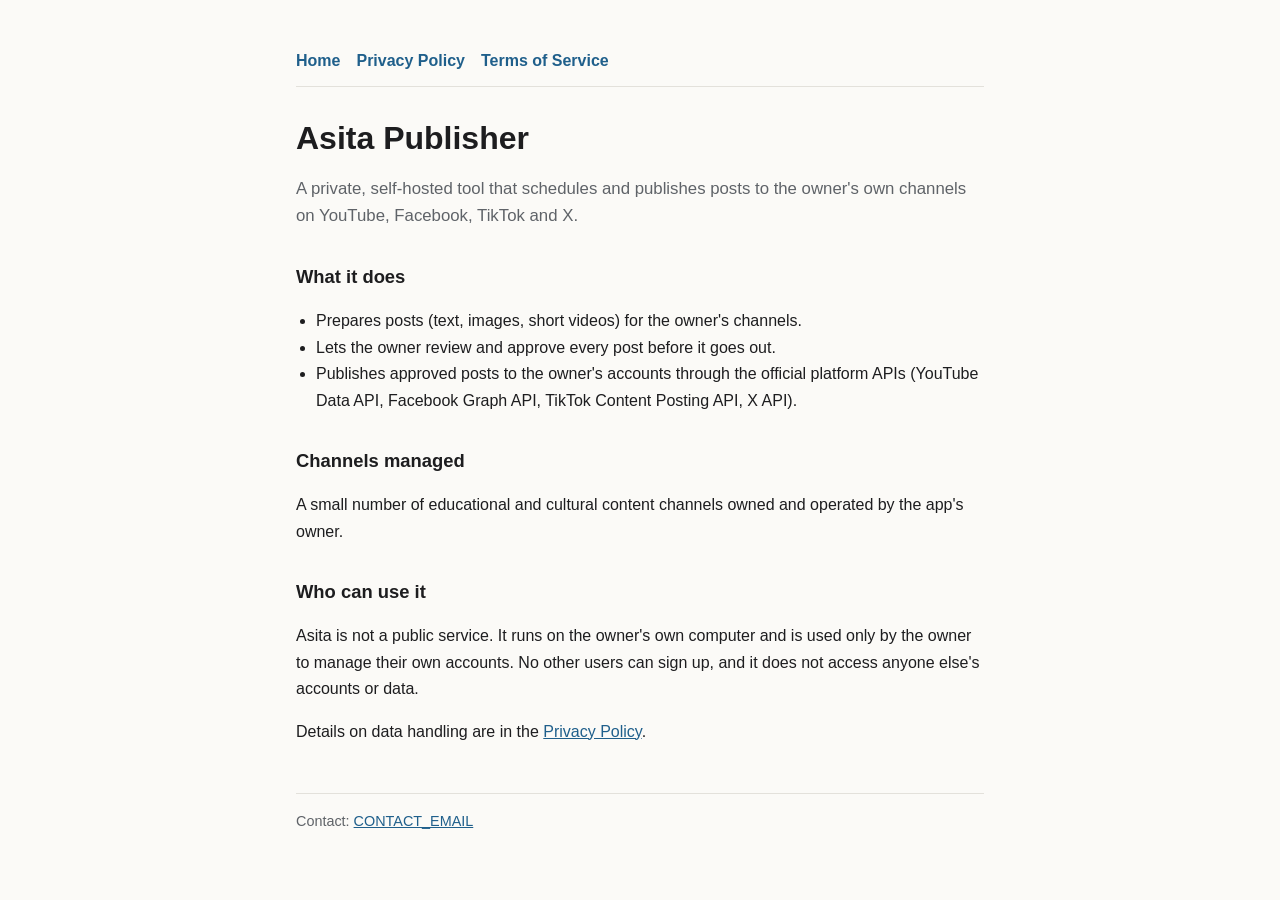
<file: index.html>
<!doctype html>
<html lang="en">
<head>
<meta charset="utf-8">
<meta name="viewport" content="width=device-width, initial-scale=1">
<title>Asita Publisher</title>
<meta name="description" content="Asita is a private publishing tool that posts content to the owner's own social media channels.">
<link rel="stylesheet" href="style.css">
</head>
<body>
<main>
  <nav><a href="./">Home</a><a href="privacy.html">Privacy Policy</a><a href="terms.html">Terms of Service</a></nav>

  <h1>Asita Publisher</h1>
  <p class="lede">A private, self-hosted tool that schedules and publishes posts to the owner's own channels on
    YouTube, Facebook, TikTok and X.</p>

  <h2>What it does</h2>
  <ul>
    <li>Prepares posts (text, images, short videos) for the owner's channels.</li>
    <li>Lets the owner review and approve every post before it goes out.</li>
    <li>Publishes approved posts to the owner's accounts through the official platform APIs
      (YouTube Data API, Facebook Graph API, TikTok Content Posting API, X API).</li>
  </ul>

  <h2>Channels managed</h2>
  <p>A small number of educational and cultural content channels owned and operated by the app's owner.</p>

  <h2>Who can use it</h2>
  <p>Asita is not a public service. It runs on the owner's own computer and is used only by the owner to manage
    their own accounts. No other users can sign up, and it does not access anyone else's accounts or data.</p>

  <p>Details on data handling are in the <a href="privacy.html">Privacy Policy</a>.</p>

  <footer>Contact: <a href="mailto:CONTACT_EMAIL">CONTACT_EMAIL</a></footer>
</main>
</body>
</html>
</file>
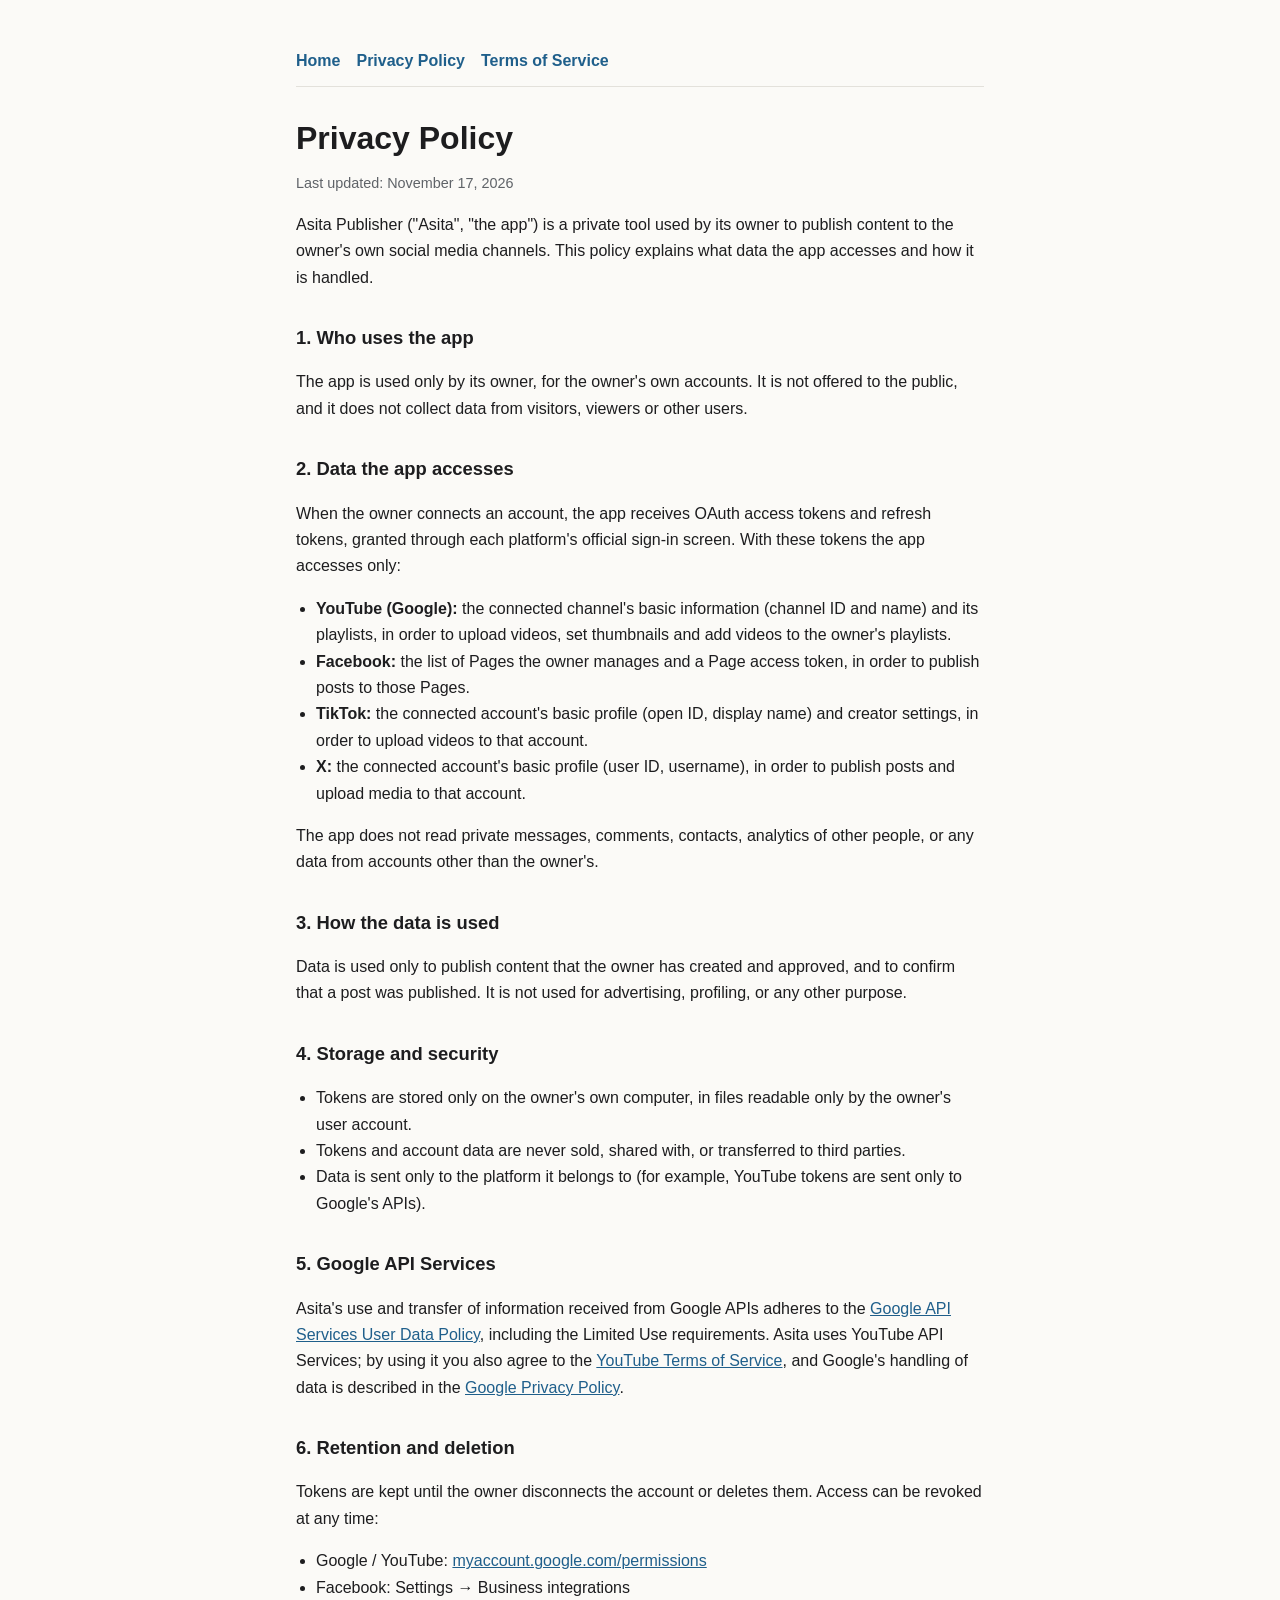
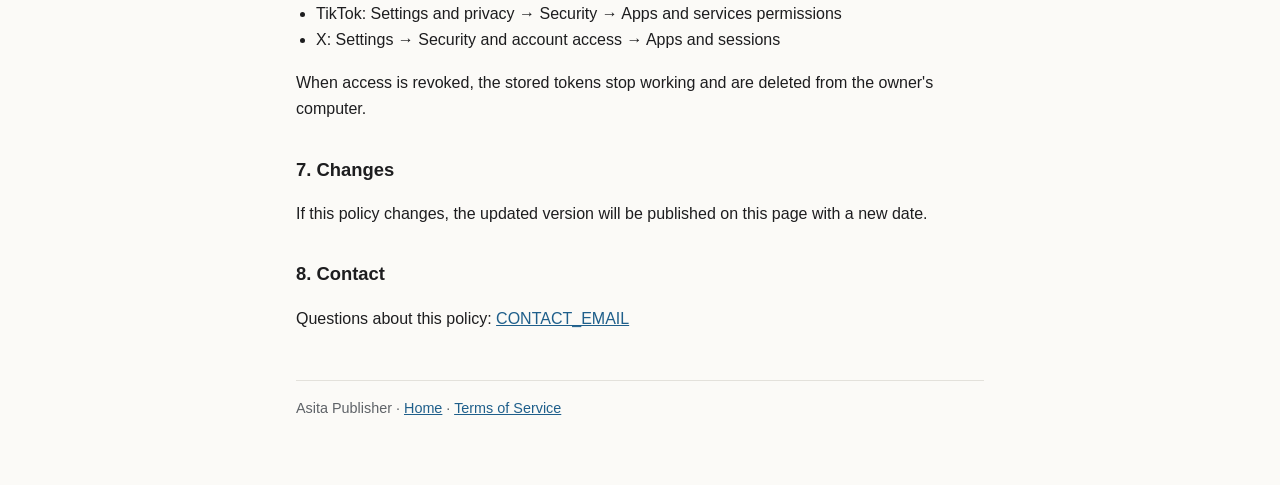
<file: privacy.html>
<!doctype html>
<html lang="en">
<head>
<meta charset="utf-8">
<meta name="viewport" content="width=device-width, initial-scale=1">
<title>Asita Privacy Policy</title>
<meta name="description" content="How Asita Publisher handles data from YouTube, Facebook, TikTok and X.">
<link rel="stylesheet" href="style.css">
</head>
<body>
<main>
  <nav><a href="./">Home</a><a href="privacy.html">Privacy Policy</a><a href="terms.html">Terms of Service</a></nav>

  <h1>Privacy Policy</h1>
  <p class="meta">Last updated: November 17, 2026</p>

  <p>Asita Publisher ("Asita", "the app") is a private tool used by its owner to publish content to the owner's
    own social media channels. This policy explains what data the app accesses and how it is handled.</p>

  <h2>1. Who uses the app</h2>
  <p>The app is used only by its owner, for the owner's own accounts. It is not offered to the public, and it does
    not collect data from visitors, viewers or other users.</p>

  <h2>2. Data the app accesses</h2>
  <p>When the owner connects an account, the app receives OAuth access tokens and refresh tokens, granted through
    each platform's official sign-in screen. With these tokens the app accesses only:</p>
  <ul>
    <li><strong>YouTube (Google):</strong> the connected channel's basic information (channel ID and name) and
      its playlists, in order to upload videos, set thumbnails and add videos to the owner's playlists.</li>
    <li><strong>Facebook:</strong> the list of Pages the owner manages and a Page access token, in order to publish
      posts to those Pages.</li>
    <li><strong>TikTok:</strong> the connected account's basic profile (open ID, display name) and creator settings,
      in order to upload videos to that account.</li>
    <li><strong>X:</strong> the connected account's basic profile (user ID, username), in order to publish posts
      and upload media to that account.</li>
  </ul>
  <p>The app does not read private messages, comments, contacts, analytics of other people, or any data from
    accounts other than the owner's.</p>

  <h2>3. How the data is used</h2>
  <p>Data is used only to publish content that the owner has created and approved, and to confirm that a post was
    published. It is not used for advertising, profiling, or any other purpose.</p>

  <h2>4. Storage and security</h2>
  <ul>
    <li>Tokens are stored only on the owner's own computer, in files readable only by the owner's user account.</li>
    <li>Tokens and account data are never sold, shared with, or transferred to third parties.</li>
    <li>Data is sent only to the platform it belongs to (for example, YouTube tokens are sent only to Google's APIs).</li>
  </ul>

  <h2>5. Google API Services</h2>
  <p>Asita's use and transfer of information received from Google APIs adheres to the
    <a href="https://developers.google.com/terms/api-services-user-data-policy">Google API Services User Data Policy</a>,
    including the Limited Use requirements. Asita uses YouTube API Services; by using it you also agree to the
    <a href="https://www.youtube.com/t/terms">YouTube Terms of Service</a>, and Google's handling of data is described in the
    <a href="https://policies.google.com/privacy">Google Privacy Policy</a>.</p>

  <h2>6. Retention and deletion</h2>
  <p>Tokens are kept until the owner disconnects the account or deletes them. Access can be revoked at any time:</p>
  <ul>
    <li>Google / YouTube: <a href="https://myaccount.google.com/permissions">myaccount.google.com/permissions</a></li>
    <li>Facebook: Settings → Business integrations</li>
    <li>TikTok: Settings and privacy → Security → Apps and services permissions</li>
    <li>X: Settings → Security and account access → Apps and sessions</li>
  </ul>
  <p>When access is revoked, the stored tokens stop working and are deleted from the owner's computer.</p>

  <h2>7. Changes</h2>
  <p>If this policy changes, the updated version will be published on this page with a new date.</p>

  <h2>8. Contact</h2>
  <p>Questions about this policy: <a href="mailto:CONTACT_EMAIL">CONTACT_EMAIL</a></p>

  <footer>Asita Publisher · <a href="./">Home</a> · <a href="terms.html">Terms of Service</a></footer>
</main>
</body>
</html>
</file>
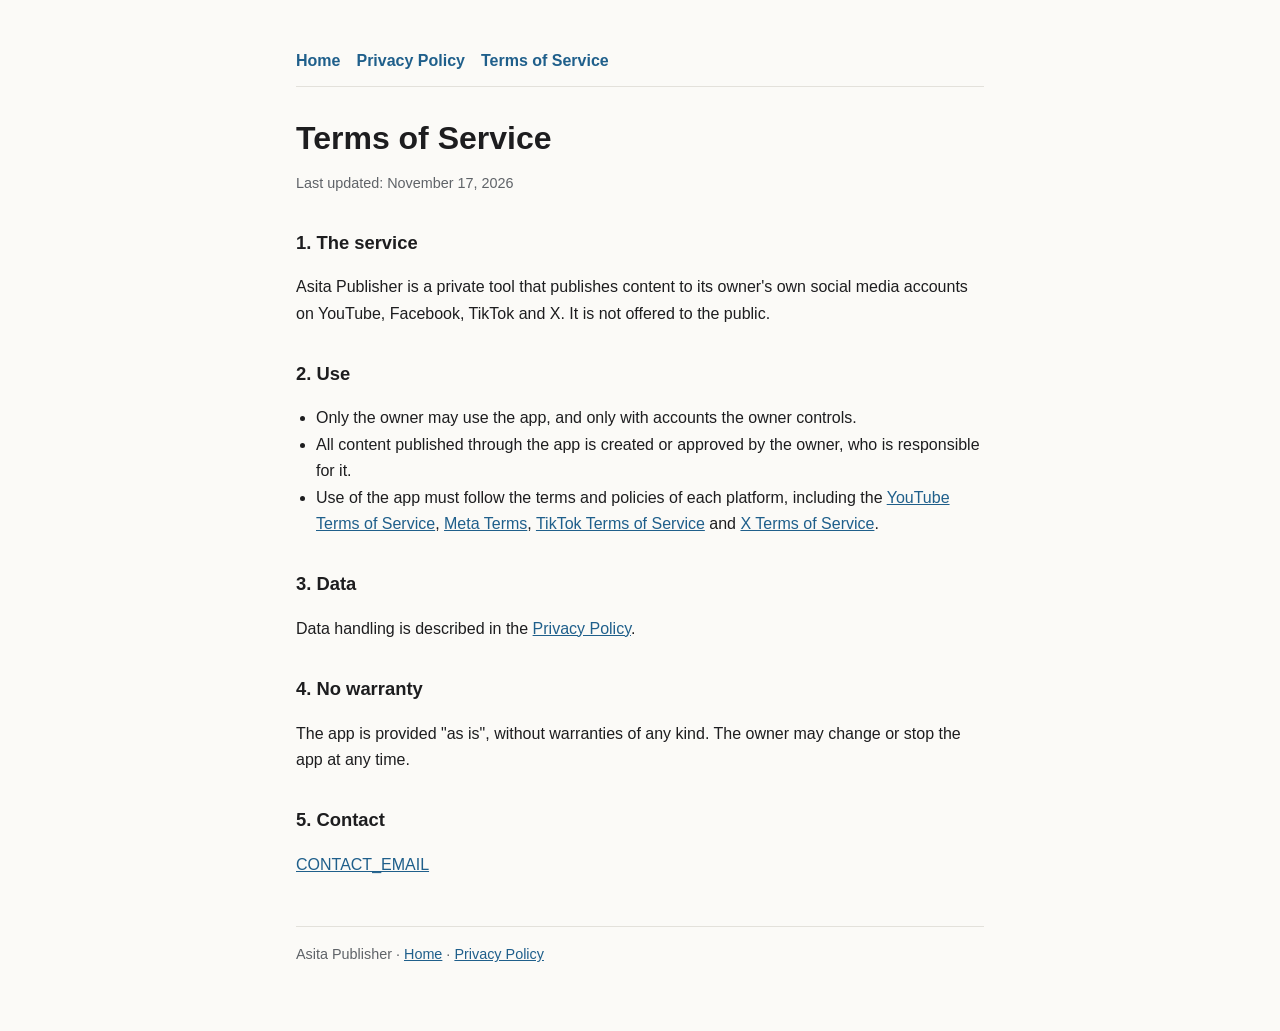
<file: terms.html>
<!doctype html>
<html lang="en">
<head>
<meta charset="utf-8">
<meta name="viewport" content="width=device-width, initial-scale=1">
<title>Asita Terms of Service</title>
<meta name="description" content="Terms of Service for Asita Publisher.">
<link rel="stylesheet" href="style.css">
</head>
<body>
<main>
  <nav><a href="./">Home</a><a href="privacy.html">Privacy Policy</a><a href="terms.html">Terms of Service</a></nav>

  <h1>Terms of Service</h1>
  <p class="meta">Last updated: November 17, 2026</p>

  <h2>1. The service</h2>
  <p>Asita Publisher is a private tool that publishes content to its owner's own social media accounts on YouTube,
    Facebook, TikTok and X. It is not offered to the public.</p>

  <h2>2. Use</h2>
  <ul>
    <li>Only the owner may use the app, and only with accounts the owner controls.</li>
    <li>All content published through the app is created or approved by the owner, who is responsible for it.</li>
    <li>Use of the app must follow the terms and policies of each platform, including the
      <a href="https://www.youtube.com/t/terms">YouTube Terms of Service</a>,
      <a href="https://www.facebook.com/terms.php">Meta Terms</a>,
      <a href="https://www.tiktok.com/legal/terms-of-service">TikTok Terms of Service</a> and
      <a href="https://x.com/tos">X Terms of Service</a>.</li>
  </ul>

  <h2>3. Data</h2>
  <p>Data handling is described in the <a href="privacy.html">Privacy Policy</a>.</p>

  <h2>4. No warranty</h2>
  <p>The app is provided "as is", without warranties of any kind. The owner may change or stop the app at any time.</p>

  <h2>5. Contact</h2>
  <p><a href="mailto:CONTACT_EMAIL">CONTACT_EMAIL</a></p>

  <footer>Asita Publisher · <a href="./">Home</a> · <a href="privacy.html">Privacy Policy</a></footer>
</main>
</body>
</html>
</file>
<file: style.css>
:root { --bg: #fbfaf7; --fg: #1d1d1f; --muted: #5f6368; --line: #e3e1db; --accent: #1f5f8b; }
@media (prefers-color-scheme: dark) {
  :root { --bg: #16171a; --fg: #ececec; --muted: #a0a4ab; --line: #2c2e33; --accent: #7cb7e0; }
}
* { box-sizing: border-box; }
body { margin: 0; background: var(--bg); color: var(--fg);
  font: 16px/1.65 -apple-system, BlinkMacSystemFont, "Segoe UI", Roboto, "Noto Sans", sans-serif; }
main { max-width: 720px; margin: 0 auto; padding: 48px 16px 64px; }
h1 { font-size: 2rem; line-height: 1.2; margin: 0 0 8px; }
h2 { font-size: 1.15rem; margin: 32px 0 8px; }
p, li { color: var(--fg); }
.lede { color: var(--muted); font-size: 1.05rem; margin-bottom: 32px; }
.meta { color: var(--muted); font-size: .9rem; }
a { color: var(--accent); }
ul { padding-left: 20px; }
nav { display: flex; gap: 16px; flex-wrap: wrap; border-bottom: 1px solid var(--line); padding-bottom: 12px; margin-bottom: 32px; }
nav a { text-decoration: none; font-weight: 600; }
footer { border-top: 1px solid var(--line); margin-top: 48px; padding-top: 16px; color: var(--muted); font-size: .9rem; }
</file>
